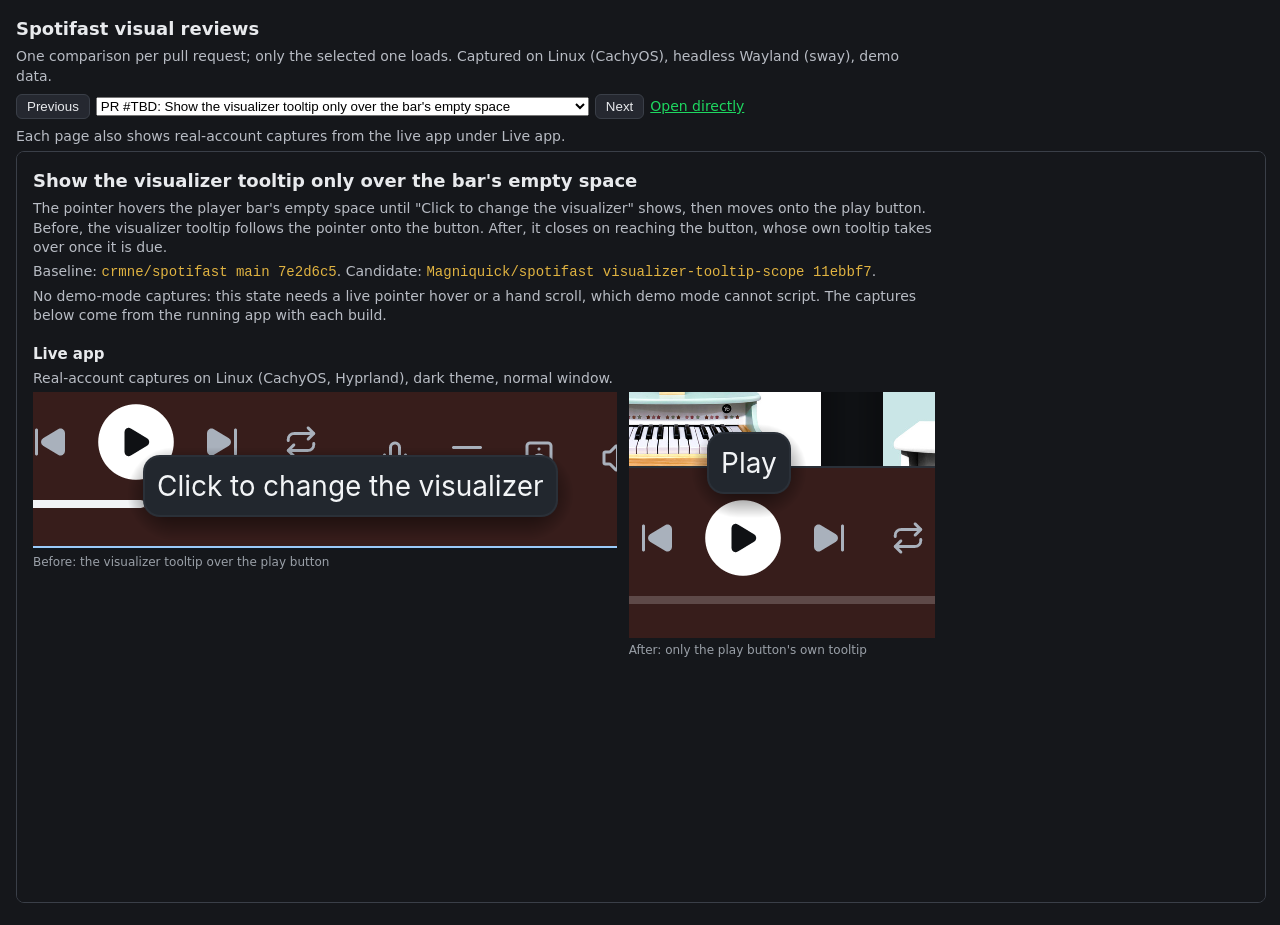
<file: index.html>
<!doctype html><html lang="en"><head><meta charset="utf-8"><title>Spotifast visual reviews</title><link rel="stylesheet" href="review.css">
<style>iframe { width: 100%; height: calc(100vh - 150px); border: 1px solid #3a3f48; border-radius: 8px; background: #15171b; }</style></head>
<body>
<h1>Spotifast visual reviews</h1>
<p>One comparison per pull request; only the selected one loads. Captured on Linux (CachyOS), headless Wayland (sway), demo data.</p>
<div class="bar">
<button id="prev">Previous</button>
<select id="pick"></select>
<button id="next">Next</button>
<a id="direct" style="color:#1ed760" href="#">Open directly</a>
</div>
<p id="note"></p>
<iframe id="frame" title="comparison"></iframe>
<script>
const reviews = [
  { pr: 'PR #TBD', name: "Show the visualizer tooltip only over the bar's empty space", page: 'review-tooltip.html' },
  { pr: 'PR #TBD', name: 'Stop lyrics scrolling most of a view past the last line', page: 'review-lyrics.html' },
  { pr: 'PR #TBD', name: "Show a playlist's Date added column only when its songs have dates", page: 'review-date.html' },
  { pr: 'PR #TBD', name: 'Show who added each song, with their picture, including in Blends', page: 'review-addedby.html' }
];
const notes = 'Each page also shows real-account captures from the live app under Live app.';
const pick = document.getElementById('pick');
reviews.forEach((r, i) => pick.add(new Option(`${r.pr}: ${r.name}`, i)));
let i = Math.max(0, reviews.findIndex(r => r.page === location.hash.slice(1)));
function show() { pick.value = i; document.getElementById('frame').src = reviews[i].page; document.getElementById('direct').href = reviews[i].page; location.hash = reviews[i].page; }
pick.onchange = () => { i = +pick.value; show(); };
document.getElementById('prev').onclick = () => { i = (i + reviews.length - 1) % reviews.length; show(); };
document.getElementById('next').onclick = () => { i = (i + 1) % reviews.length; show(); };
document.getElementById('note').textContent = notes;
show();
</script></body></html>
</file>
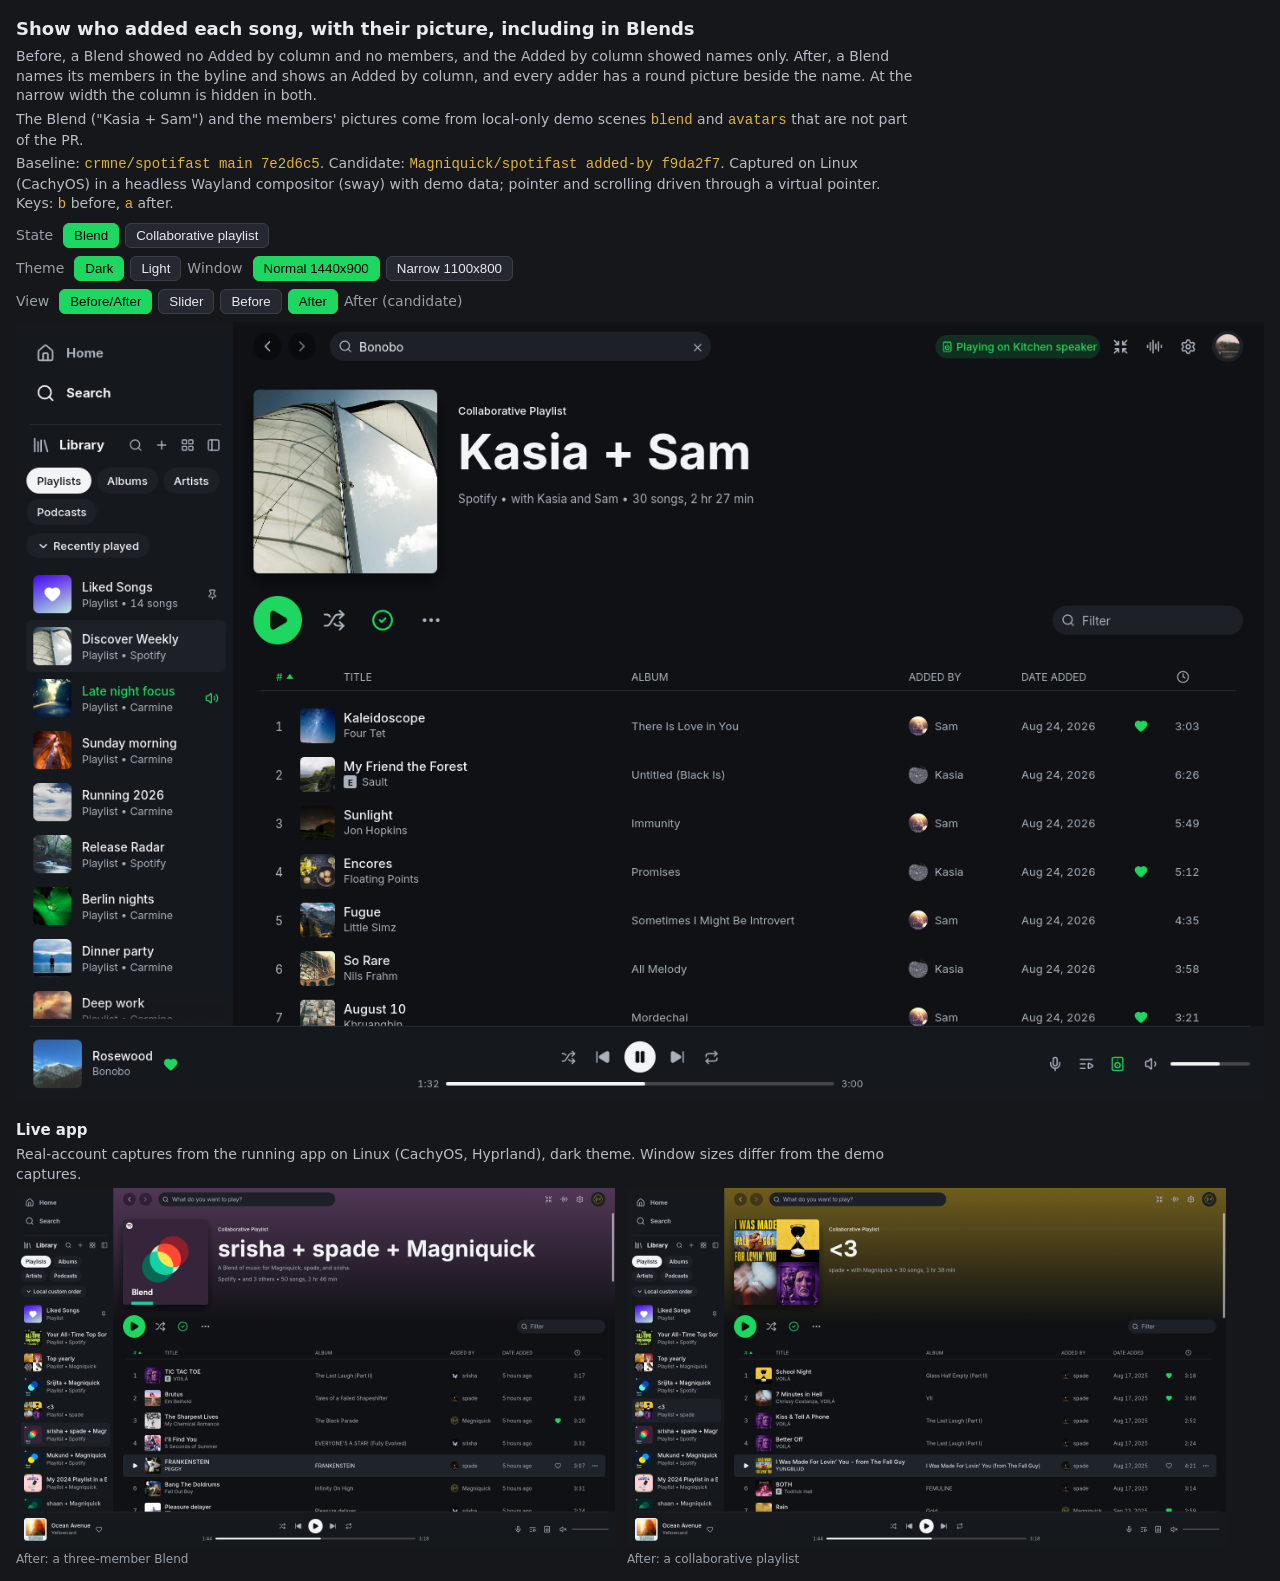
<file: review-addedby.html>
<!doctype html><html lang="en"><head><meta charset="utf-8"><title>Show who added each song, with their picture, including in Blends</title><link rel="stylesheet" href="review.css"></head>
<body data-pr="addedby" data-states="blend,collaborative">
<h1>Show who added each song, with their picture, including in Blends</h1>
<p>Before, a Blend showed no Added by column and no members, and the Added by column showed names only. After, a Blend names its members in the byline and shows an Added by column, and every adder has a round picture beside the name. At the narrow width the column is hidden in both.</p><p>The Blend ("Kasia + Sam") and the members' pictures come from local-only demo scenes <code>blend</code> and <code>avatars</code> that are not part of the PR.</p>
<p>Baseline: <code>crmne/spotifast main 7e2d6c5</code>. Candidate: <code>Magniquick/spotifast added-by f9da2f7</code>. Captured on Linux (CachyOS) in a headless Wayland compositor (sway) with demo data; pointer and scrolling driven through a virtual pointer. Keys: <code>b</code> before, <code>a</code> after.</p>
<div class="bar"><span>State</span><button data-k="state" data-v="blend">Blend</button><button data-k="state" data-v="collaborative">Collaborative playlist</button></div>
<div class="bar"><span>Theme</span><button data-k="theme" data-v="dark">Dark</button><button data-k="theme" data-v="light">Light</button>
<span>Window</span><button data-k="width" data-v="normal">Normal 1440x900</button><button data-k="width" data-v="narrow">Narrow 1100x800</button></div>
<div class="bar"><span>View</span><button data-k="mode" data-v="toggle">Before/After</button><button data-k="mode" data-v="slider">Slider</button>
<button data-k="side" data-v="before">Before</button><button data-k="side" data-v="after">After</button> <span id="label"></span></div>
<img id="single" alt="capture">
<div id="slider"><img id="slideBefore" alt="before"><div id="slideAfterWrap"><img id="slideAfter" alt="after"></div><input id="range" type="range" min="0" max="100" value="50"></div>
<h2>Live app</h2>
<p>Real-account captures from the running app on Linux (CachyOS, Hyprland), dark theme. Window sizes differ from the demo captures.</p>
<div class="live"><figure><img src="manual/addedby-blend-live-after-dark.png" alt="After: a three-member Blend"><figcaption>After: a three-member Blend</figcaption></figure><figure><img src="manual/addedby-collab-live-after-dark.png" alt="After: a collaborative playlist"><figcaption>After: a collaborative playlist</figcaption></figure></div>
<script src="review.js"></script></body></html>
</file>
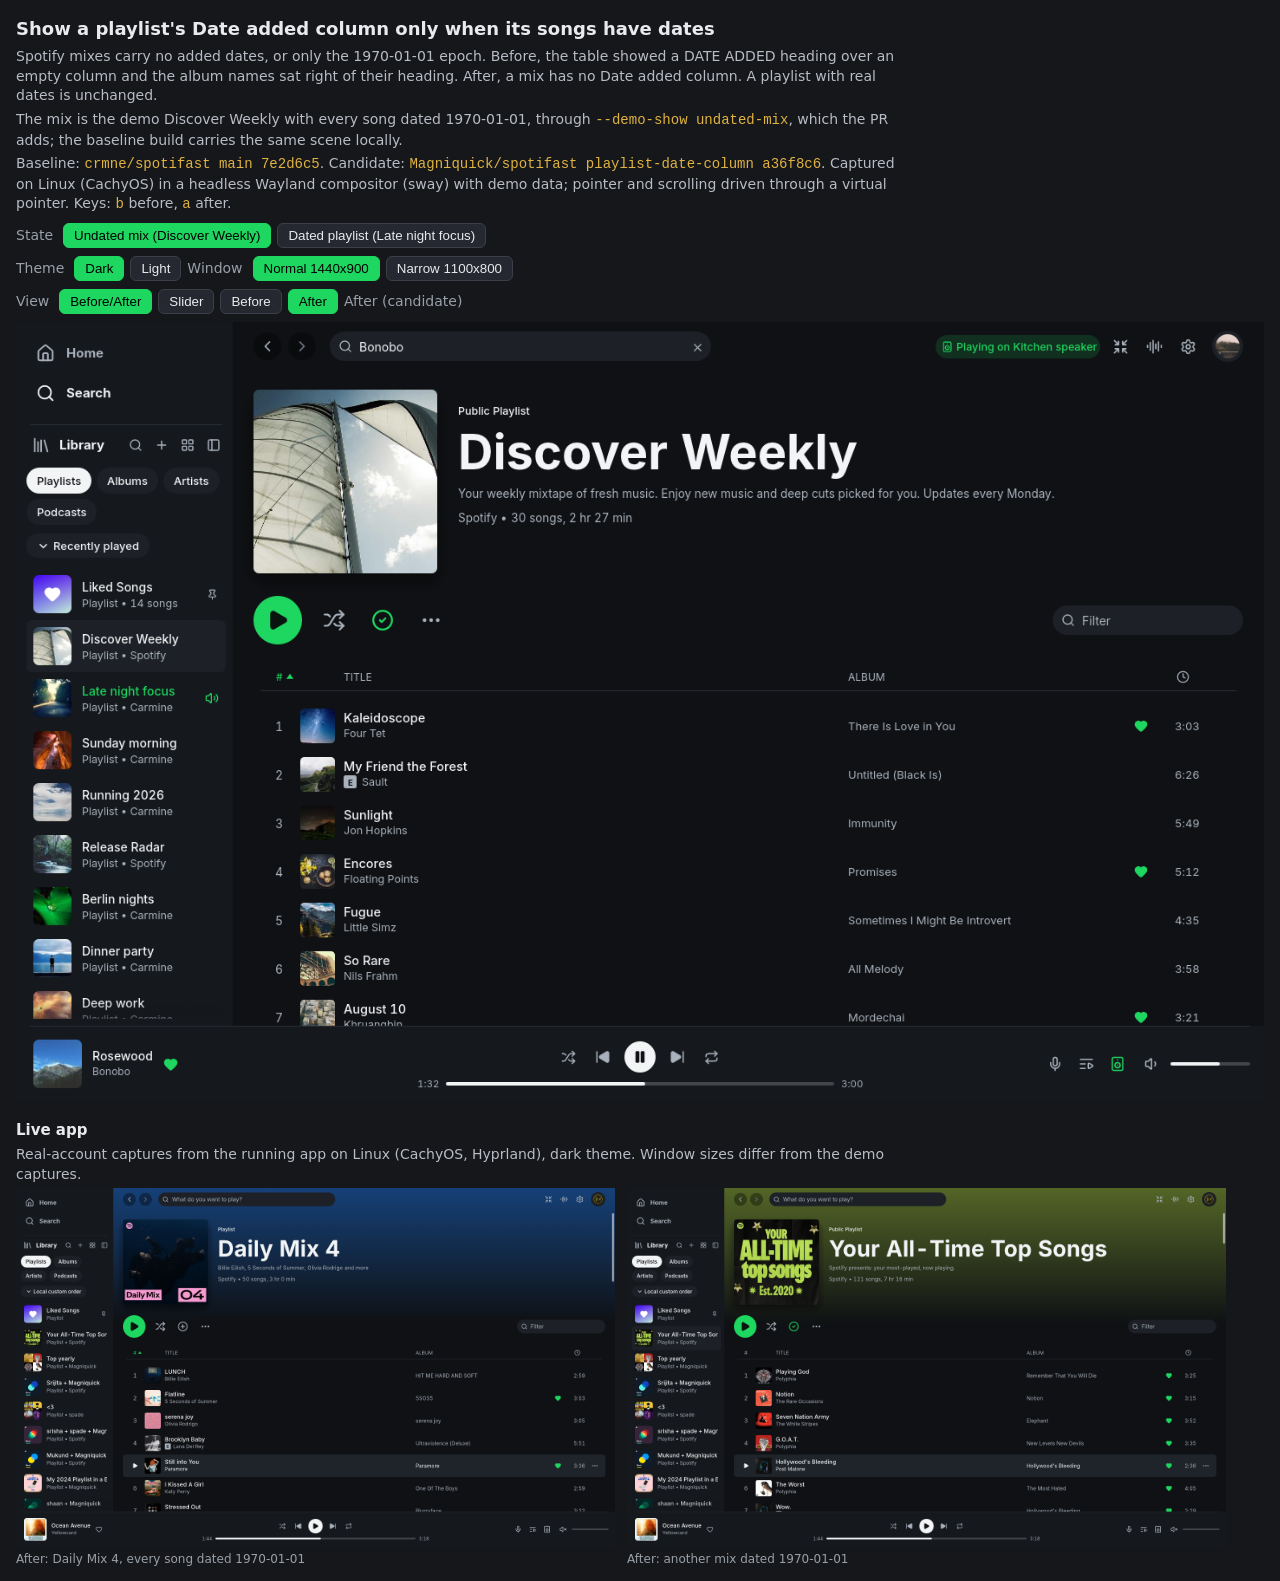
<file: review-date.html>
<!doctype html><html lang="en"><head><meta charset="utf-8"><title>Show a playlist&#x27;s Date added column only when its songs have dates</title><link rel="stylesheet" href="review.css"></head>
<body data-pr="date" data-states="mix,regular">
<h1>Show a playlist&#x27;s Date added column only when its songs have dates</h1>
<p>Spotify mixes carry no added dates, or only the 1970-01-01 epoch. Before, the table showed a DATE ADDED heading over an empty column and the album names sat right of their heading. After, a mix has no Date added column. A playlist with real dates is unchanged.</p><p>The mix is the demo Discover Weekly with every song dated 1970-01-01, through <code>--demo-show undated-mix</code>, which the PR adds; the baseline build carries the same scene locally.</p>
<p>Baseline: <code>crmne/spotifast main 7e2d6c5</code>. Candidate: <code>Magniquick/spotifast playlist-date-column a36f8c6</code>. Captured on Linux (CachyOS) in a headless Wayland compositor (sway) with demo data; pointer and scrolling driven through a virtual pointer. Keys: <code>b</code> before, <code>a</code> after.</p>
<div class="bar"><span>State</span><button data-k="state" data-v="mix">Undated mix (Discover Weekly)</button><button data-k="state" data-v="regular">Dated playlist (Late night focus)</button></div>
<div class="bar"><span>Theme</span><button data-k="theme" data-v="dark">Dark</button><button data-k="theme" data-v="light">Light</button>
<span>Window</span><button data-k="width" data-v="normal">Normal 1440x900</button><button data-k="width" data-v="narrow">Narrow 1100x800</button></div>
<div class="bar"><span>View</span><button data-k="mode" data-v="toggle">Before/After</button><button data-k="mode" data-v="slider">Slider</button>
<button data-k="side" data-v="before">Before</button><button data-k="side" data-v="after">After</button> <span id="label"></span></div>
<img id="single" alt="capture">
<div id="slider"><img id="slideBefore" alt="before"><div id="slideAfterWrap"><img id="slideAfter" alt="after"></div><input id="range" type="range" min="0" max="100" value="50"></div>
<h2>Live app</h2>
<p>Real-account captures from the running app on Linux (CachyOS, Hyprland), dark theme. Window sizes differ from the demo captures.</p>
<div class="live"><figure><img src="manual/date-dailymix4-live-after-dark.png" alt="After: Daily Mix 4, every song dated 1970-01-01"><figcaption>After: Daily Mix 4, every song dated 1970-01-01</figcaption></figure><figure><img src="manual/date-mix2-live-after-dark.png" alt="After: another mix dated 1970-01-01"><figcaption>After: another mix dated 1970-01-01</figcaption></figure></div>
<script src="review.js"></script></body></html>
</file>
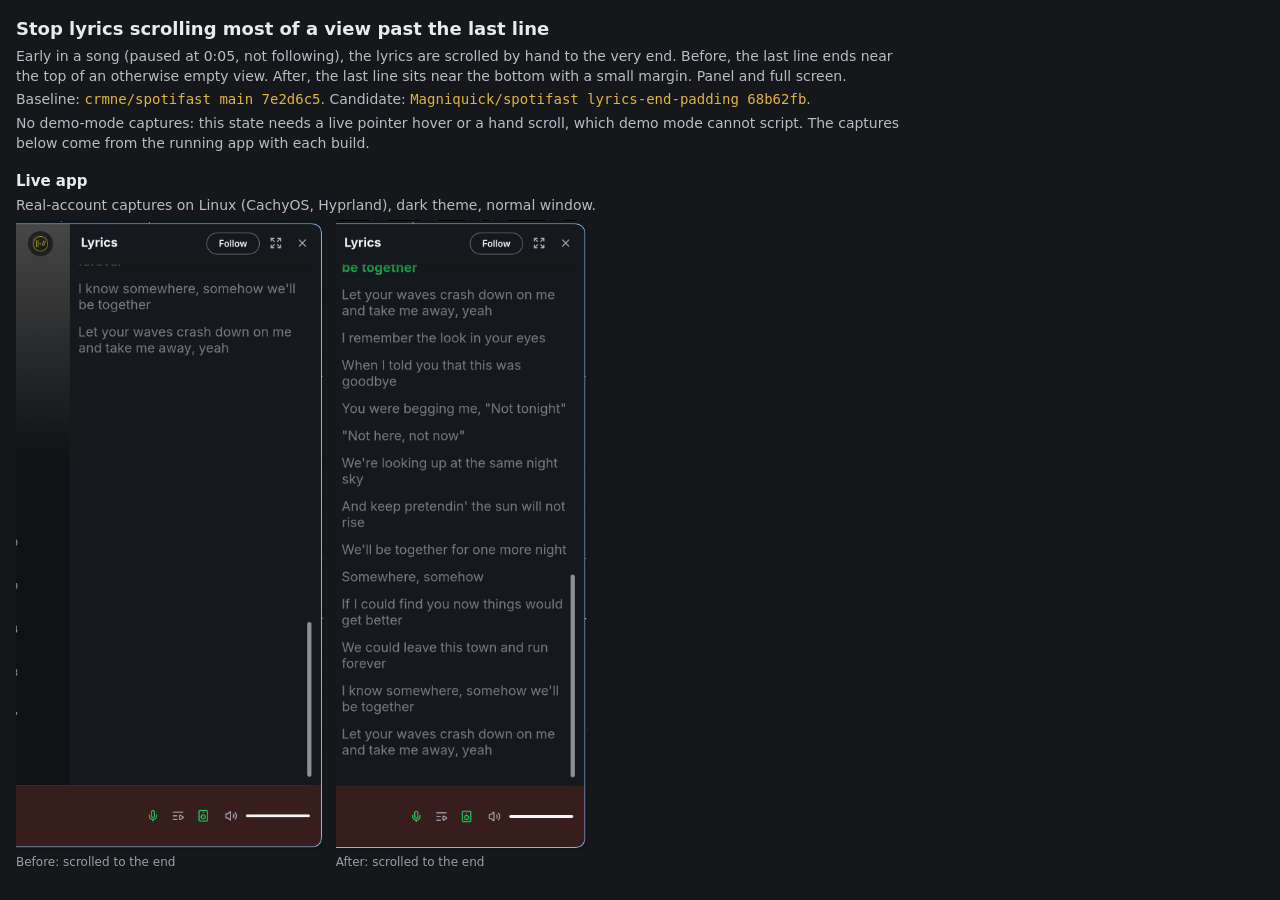
<file: review-lyrics.html>
<!doctype html><html lang="en"><head><meta charset="utf-8"><title>Stop lyrics scrolling most of a view past the last line</title><link rel="stylesheet" href="review.css"></head>
<body>
<h1>Stop lyrics scrolling most of a view past the last line</h1>
<p>Early in a song (paused at 0:05, not following), the lyrics are scrolled by hand to the very end. Before, the last line ends near the top of an otherwise empty view. After, the last line sits near the bottom with a small margin. Panel and full screen.</p>
<p>Baseline: <code>crmne/spotifast main 7e2d6c5</code>. Candidate: <code>Magniquick/spotifast lyrics-end-padding 68b62fb</code>.</p>
<p>No demo-mode captures: this state needs a live pointer hover or a hand scroll, which demo mode cannot script. The captures below come from the running app with each build.</p>
<h2>Live app</h2>
<p>Real-account captures on Linux (CachyOS, Hyprland), dark theme, normal window.</p>
<div class="live"><figure><img src="manual/lyrics-panel-before-dark.png" alt="Before: scrolled to the end"><figcaption>Before: scrolled to the end</figcaption></figure><figure><img src="manual/lyrics-panel-after-dark.png" alt="After: scrolled to the end"><figcaption>After: scrolled to the end</figcaption></figure></div>
</body></html>
</file>
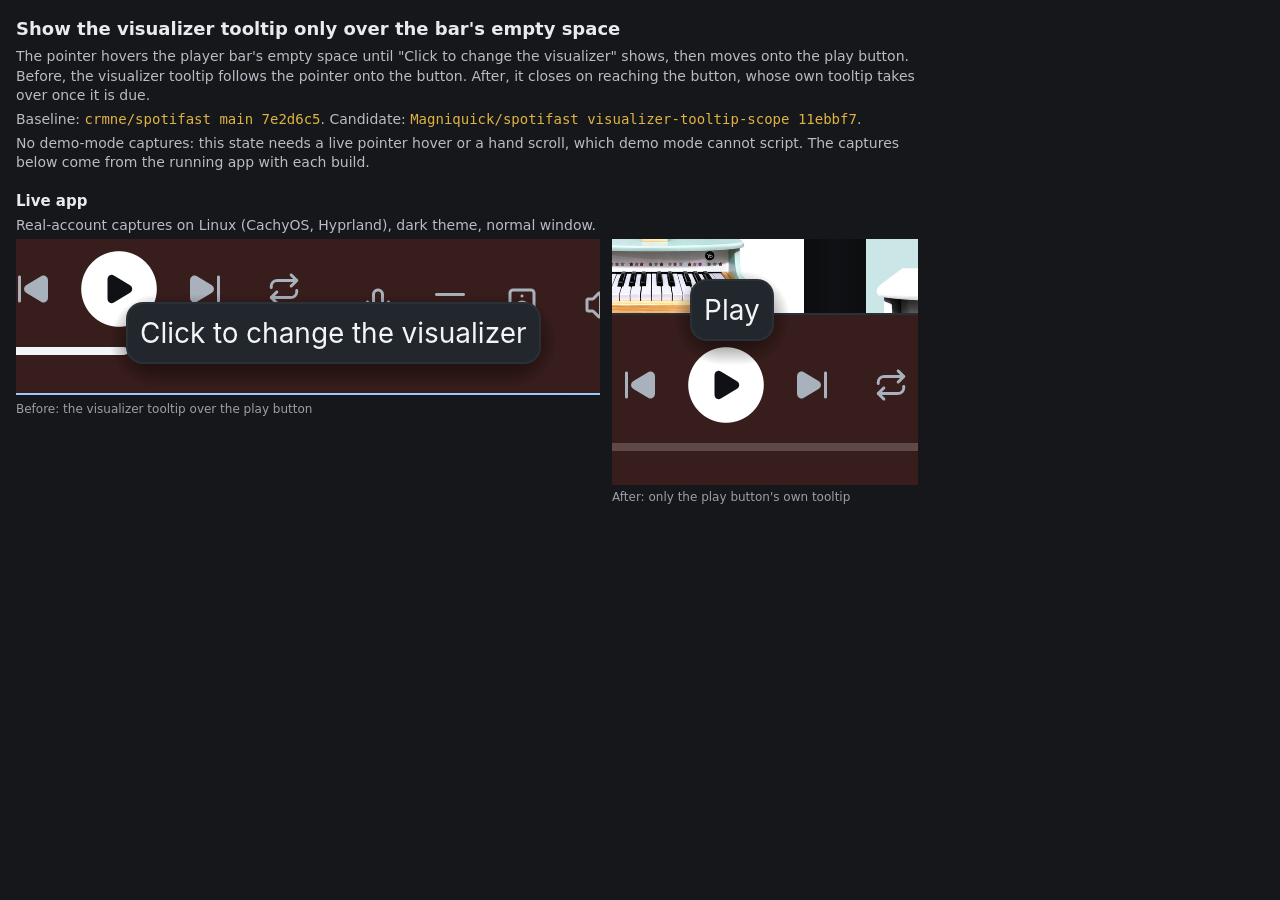
<file: review-tooltip.html>
<!doctype html><html lang="en"><head><meta charset="utf-8"><title>Show the visualizer tooltip only over the bar&#x27;s empty space</title><link rel="stylesheet" href="review.css"></head>
<body>
<h1>Show the visualizer tooltip only over the bar&#x27;s empty space</h1>
<p>The pointer hovers the player bar&#x27;s empty space until &quot;Click to change the visualizer&quot; shows, then moves onto the play button. Before, the visualizer tooltip follows the pointer onto the button. After, it closes on reaching the button, whose own tooltip takes over once it is due.</p>
<p>Baseline: <code>crmne/spotifast main 7e2d6c5</code>. Candidate: <code>Magniquick/spotifast visualizer-tooltip-scope 11ebbf7</code>.</p>
<p>No demo-mode captures: this state needs a live pointer hover or a hand scroll, which demo mode cannot script. The captures below come from the running app with each build.</p>
<h2>Live app</h2>
<p>Real-account captures on Linux (CachyOS, Hyprland), dark theme, normal window.</p>
<div class="live"><figure><img src="manual/visualizer-tooltip-before-dark.png" alt="Before: the visualizer tooltip over the play button"><figcaption>Before: the visualizer tooltip over the play button</figcaption></figure><figure><img src="manual/visualizer-tooltip-after-dark.png" alt="After: only the play button&#x27;s own tooltip"><figcaption>After: only the play button&#x27;s own tooltip</figcaption></figure></div>
</body></html>
</file>
<file: review.css>
body { font: 14px/1.4 system-ui, sans-serif; margin: 16px; background: #15171b; color: #e8eaed; }
h1 { font-size: 18px; margin: 0 0 6px; } p { margin: 4px 0; color: #b8bcc4; max-width: 900px; }
.bar { margin: 8px 0; display: flex; gap: 6px; flex-wrap: wrap; align-items: center; }
.bar span { color: #9aa0a8; margin-right: 4px; }
button { background: #252830; color: #e8eaed; border: 1px solid #3a3f48; border-radius: 6px; padding: 4px 10px; cursor: pointer; }
button.on { background: #1ed760; color: #000; border-color: #1ed760; }
img { max-width: 100%; display: block; }
#slider { position: relative; display: inline-block; max-width: 100%; }
#slideAfterWrap { position: absolute; inset: 0; clip-path: inset(0 0 0 50%); }
#range { width: 100%; }
code { color: #e0b341; }
h2 { font-size: 15px; margin: 18px 0 4px; }
.live { display: flex; gap: 12px; flex-wrap: wrap; align-items: flex-start; }
.live figure { margin: 0; max-width: 48%; } .live img { max-height: 70vh; width: auto; }
figcaption { color: #9aa0a8; font-size: 12px; margin-top: 4px; }
</file>
